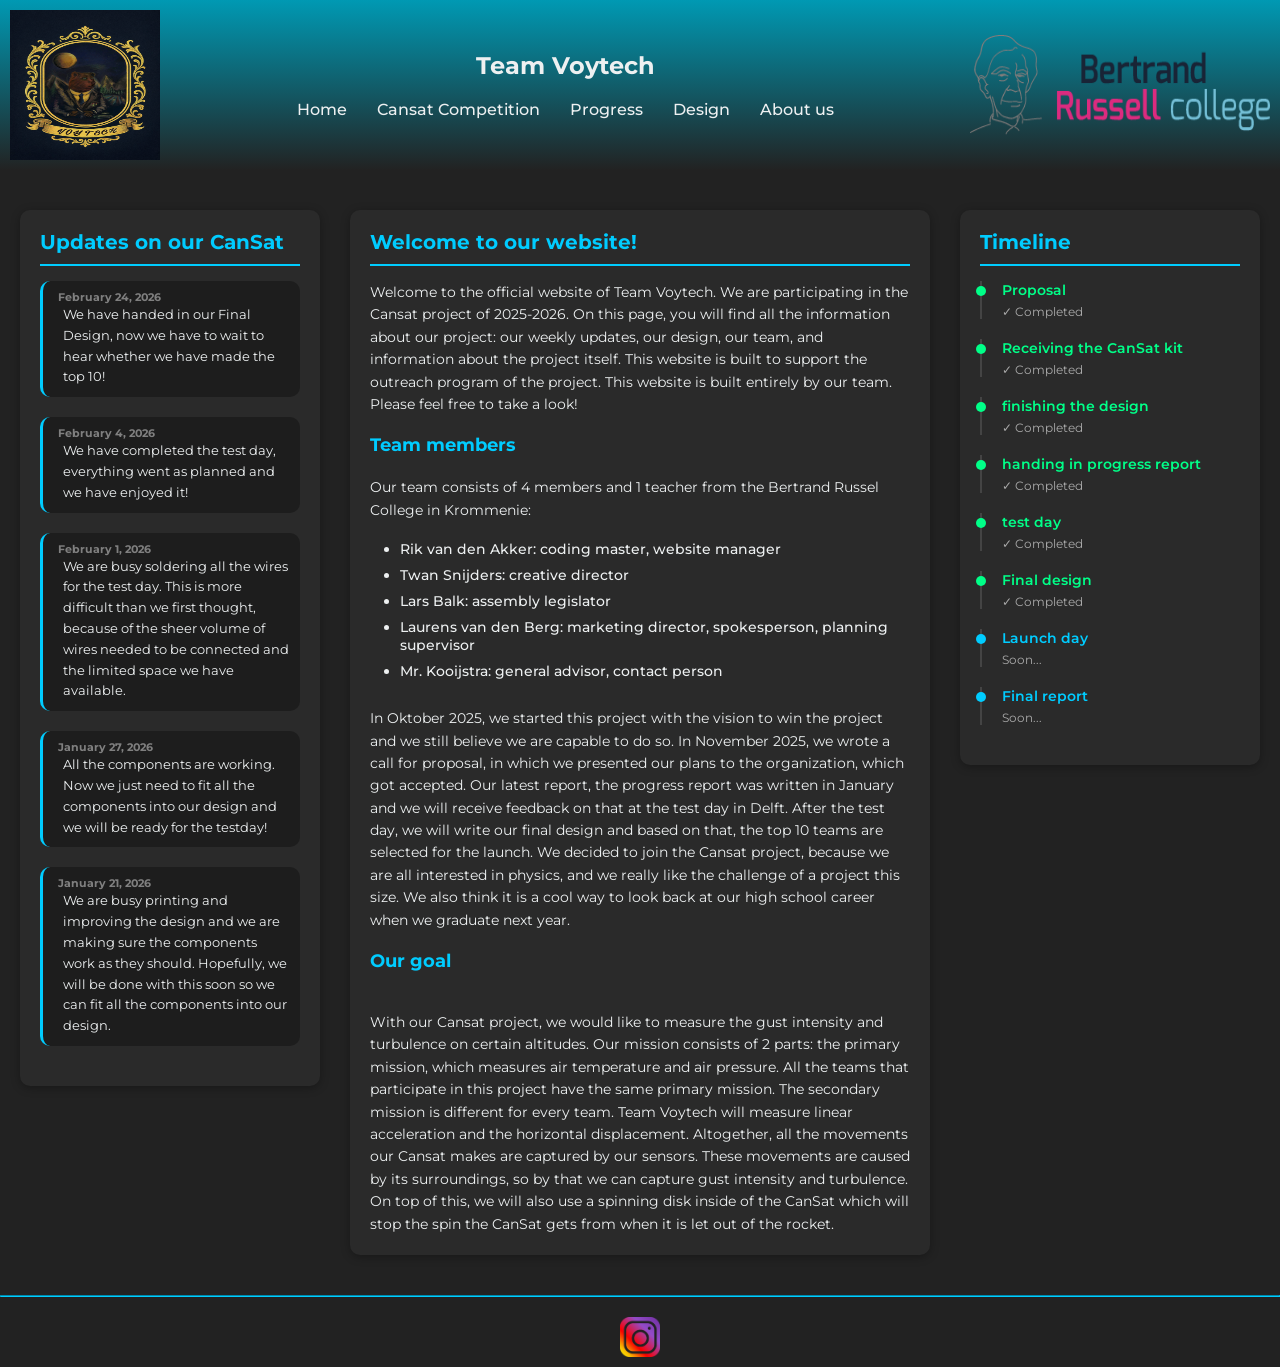
<file: index.html>
<!DOCTYPE html>

<head>
    <title>Team Voytech</title>
    <meta charset="UTF-8">
    <meta name="viewport" content="width=device-width, initial-scale=1.0">
    <link rel="icon" type="image/x-icon" href="VoyTechLogo.png">
    <link rel="stylesheet" href="styles.css">

</head>

<body>
    <header>

        <img class="logo1" src="VoyTechLogo.png" alt="logo" style="width:150px;height:150px;">

        <nav>
            <h1 class="naam">Team Voytech</h1>
            <ul class="nav__links">

                <li class="NavBarLi"><a class="NavBarA active" href="index.html">Home</a></li>
                <li class="NavBarLi"><a class="NavBarA" href="CansatCompetition.html">Cansat Competition</a></li>
                <li class="NavBarLi"><a class="NavBarA" href="OurProgress.html">Progress</a></li>
                <li class="NavBarLi"><a class="NavBarA" href="Design.html">Design</a></li>
                <li class="NavBarLi"><a class="NavBarA" href="AboutUs.html">About us</a></li>
            </ul>
        </nav>
        <img class="logo2" src="bertrand.png" alt="logo" style="width:300px;height: 100px;">

    </header>

    </div>
    <div class="page-container">
        <aside class="sidebar_left">
            <div class="box">
                <h2>Updates on our CanSat</h2>
                <div class="update-box">
                    <h6>February 24, 2026<h6>
                            <p>We have handed in our Final Design, now we have to wait to hear whether we have made the top 10!</p>
                </div>
                <div class="update-box">
                    <h6>February 4, 2026<h6>
                            <p>We have completed the test day, everything went as planned and we have enjoyed it!</p>
                </div>
                <div class="update-box">
                    <h6>February 1, 2026<h6>
                            <p>We are busy soldering all the wires for the test day. This is more difficult than we first thought, because of the sheer volume of wires needed to be connected and the limited space we have available.</p>
                </div>
                <div class="update-box">
                    <h6>January 27, 2026<h6>
                            <p>All the components are working. Now we just need to fit all the components into our design and we will be ready for the testday! </p>
                </div>
                <div class="update-box">
                    <h6>January 21, 2026<h6>
                            <p>We are busy printing and improving the design and we are making sure the components work as they should. Hopefully, we will be done with this soon so we can fit all the components into our design.</p>
                </div>
            </div>
        </aside>
        <main class="main-box">
            <div class="box">
                <h2>Welcome to our website!</h2>
  <p> Welcome to the official website of Team Voytech. We are participating in the Cansat project of 2025-2026. On this
      page, you will find all the information about our project: our weekly updates, our design, our team, and
      information about the project itself. This website is built to support the outreach program of the project. This
      website is built entirely by our team. Please feel free to take a look! </p>
  <br>
  <h3>Team members</h3>
  <p>Our team consists of 4 members and 1 teacher from the Bertrand Russel College in Krommenie: </p>
  <br>
  <ul class="list">
      <li>Rik van den Akker: coding master, website manager</li>
      <li>Twan Snijders: creative director</li>
      <li>Lars Balk: assembly legislator</li>
      <li>Laurens van den Berg: marketing director, spokesperson, planning supervisor</li>
      <li>Mr. Kooijstra: general advisor, contact person</li>
  </ul>
  <br>
  <p>In Oktober 2025, we started this project with the vision to win the project and we still believe we are capable to
      do so. In November 2025, we wrote a call for proposal, in which we presented our plans to the organization, which
      got accepted. Our latest report, the progress report was written in January and we will receive feedback on that
      at the test day in Delft. After the test day, we will write our final design and based on that, the top 10 teams
      are selected for the launch.
      We decided to join the Cansat project, because we are all interested in physics, and we really like the challenge
      of a project this size. We also think it is a cool way to look back at our high school career when we graduate
      next year.
  </p>
  <br>
  <h3>Our goal</h3>
  <br>
  <p>With our Cansat project, we would like to measure the gust intensity and turbulence on certain altitudes. Our
      mission consists of 2 parts: the primary mission, which measures air temperature and air pressure. All the teams
      that participate in this project have the same primary mission. The secondary mission is different for every team.
      Team Voytech will measure linear acceleration and the horizontal displacement. Altogether, all the movements our
      Cansat makes are captured by our sensors. These movements are caused by its surroundings, so by that we can
      capture gust intensity and turbulence. On top of this, we will also use a spinning disk inside of the CanSat which
      will stop the spin the CanSat gets from when it is let out of the rocket.</p>
            </div>
        </main>
        <aside class="sidebar_right">
            <div class="box">
                <h2>Timeline</h2>
                <div class="tl-complete">
                    <div class="tl-phase"> Proposal</div>
                    <div class="tl-status">✓ Completed</div>
                </div>
                <div class="tl-complete">
                    <div class="tl-phase"> Receiving the CanSat kit</div>
                    <div class="tl-status">✓ Completed</div>
                </div>
                <div class="tl-complete">
                    <div class="tl-phase"> finishing the design</div>
                    <div class="tl-status">✓ Completed</div>
                </div>
                <div class="tl-complete">
                    <div class="tl-phase"> handing in progress report</div>
                    <div class="tl-status">✓ Completed</div>
                </div>
                <div class="tl-complete">
                    <div class="tl-phase"> test day</div>
                    <div class="tl-status">✓ Completed</div>
                </div>
                <div class="tl-complete">
                    <div class="tl-phase"> Final design</div>
                    <div class="tl-status">✓ Completed</div>
                </div>
                <div class="tl-progress">
                    <div class="tl-phase"> Launch day</div>
                    <div class="tl-status">Soon...</div>
                </div>
                <div class="tl-progress">
                    <div class="tl-phase"> Final report</div>
                    <div class="tl-status">Soon...</div>
                </div>

            </div>

        </aside>

    </div>

    <hr class="hr">
    

    <footer>
        
        <a href="https://www.instagram.com/VoyTech.Cansat" target="_blank">
            <img src="InstagramLogo.png" alt="Instagram" class="instagram_logo">
        </a>
    </footer>

</body>


</html>
</file>
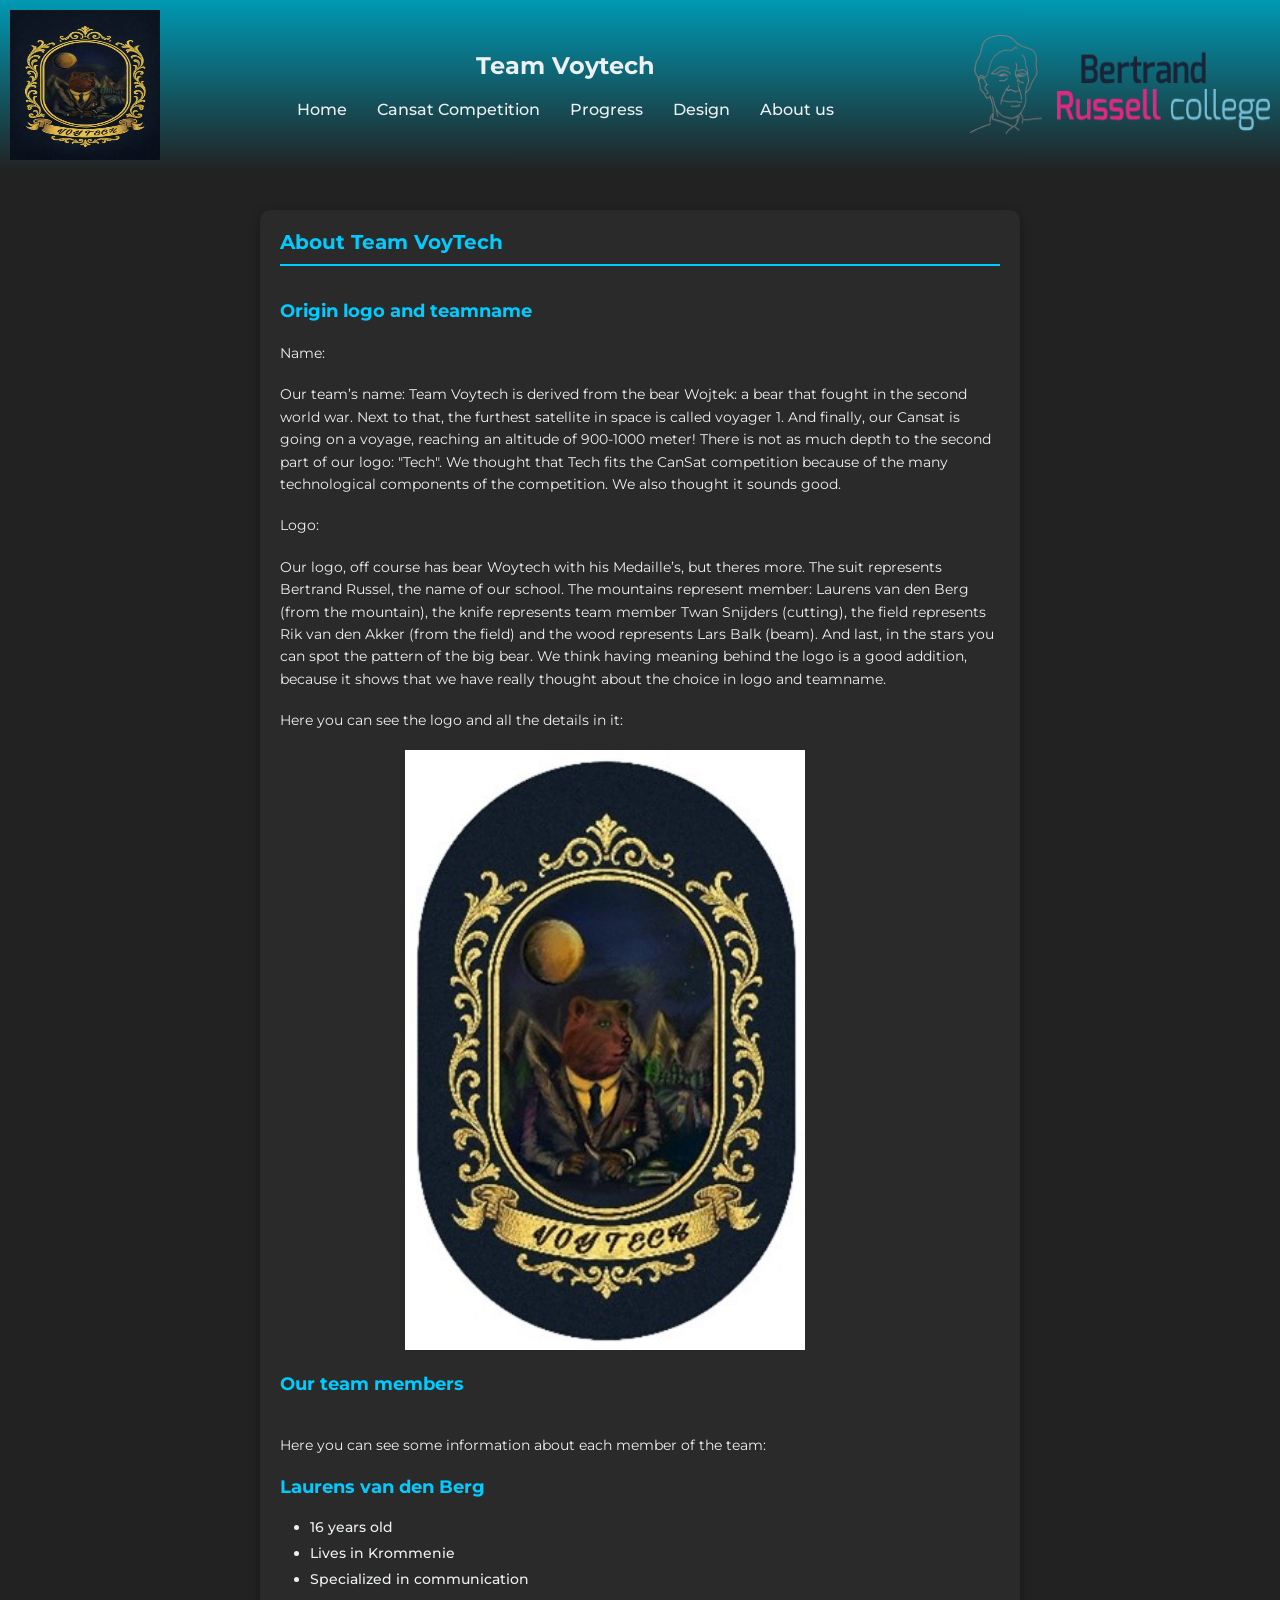
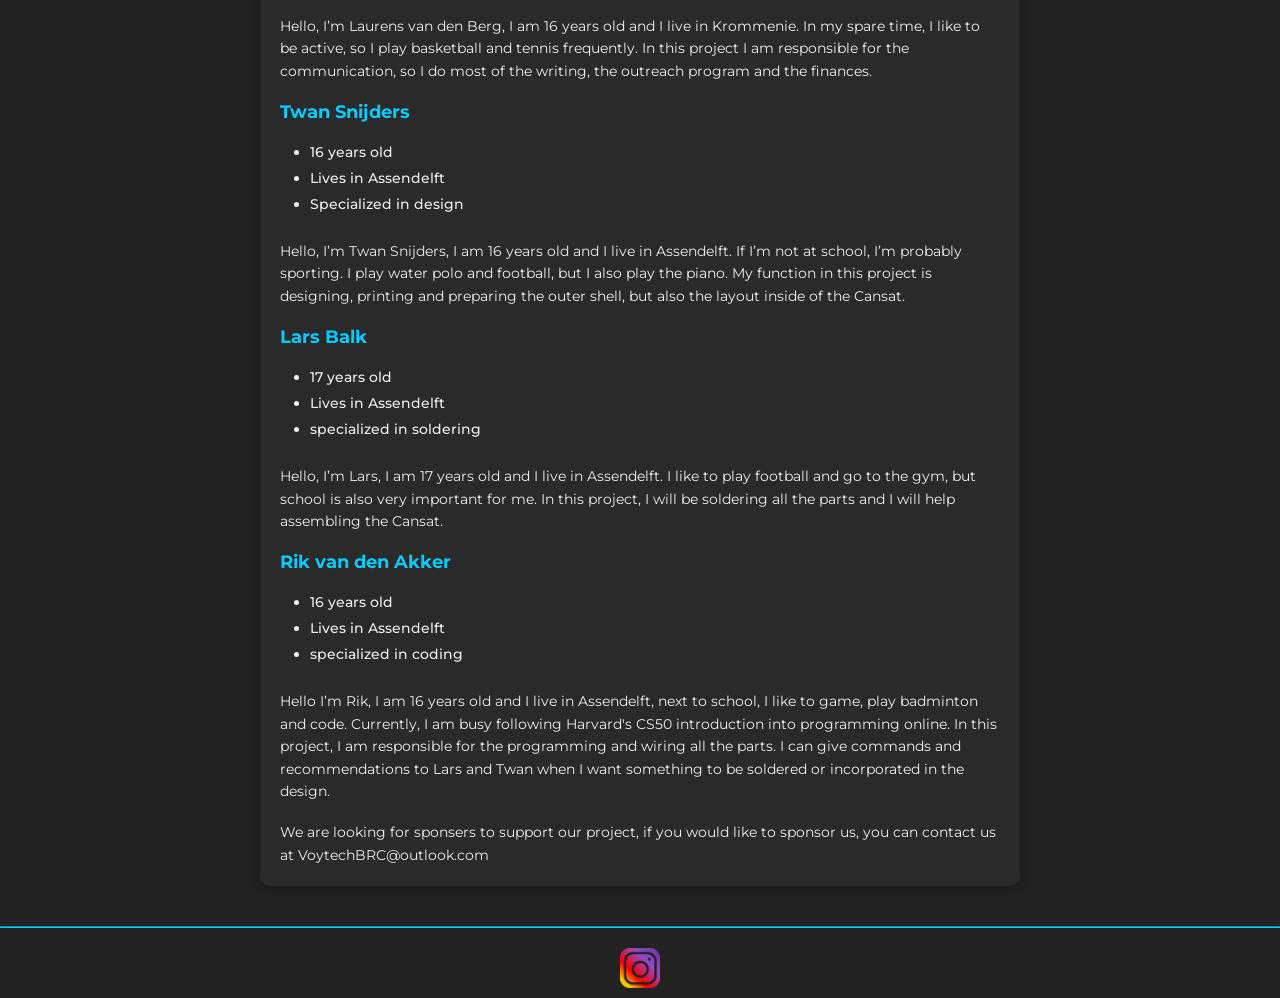
<file: AboutUs.html>
<!DOCTYPE html>
<html lang="en">

<head>
    <meta charset="UTF-8">
    <meta name="viewport" content="width=device-width, initial-scale=1.0">
    <link rel="icon" type="image/x-icon" href="VoyTechLogo.png">
    <link rel="stylesheet" href="styles.css">
    <title>About us</title>
</head>

<body>
    <header>

        <img class="logo1" src="VoyTechLogo.png" alt="logo" style="width:150px;height:150px;">

        <nav>
            <h1 class="naam">Team Voytech</h1>
            <ul class="nav__links">

                <li class="NavBarLi"><a class="NavBarA active" href="index.html">Home</a></li>
                <li class="NavBarLi"><a class="NavBarA" href="CansatCompetition.html">Cansat Competition</a></li>
                <li class="NavBarLi"><a class="NavBarA" href="OurProgress.html">Progress</a></li>
                <li class="NavBarLi"><a class="NavBarA" href="Design.html">Design</a></li>
                <li class="NavBarLi"><a class="NavBarA" href="AboutUs.html">About us</a></li>
            </ul>
        </nav>
        <img class="logo2" src="bertrand.png" alt="logo" style="width:300px;height: 100px;">
    </header>

    <div>

        <main class="main-box-full">
            <div class="box">
                <h2>About Team VoyTech</h2>
                <br>
                <h3>Origin logo and teamname</h3>
                <p>Name:</p>
                <br>
                <p> Our team’s name: Team Voytech is derived from the bear Wojtek: a bear that fought in the second world war. Next to that, the furthest satellite in space is called voyager 1. And finally, our Cansat is going on a voyage, reaching an altitude of 900-1000 meter! There is not as much depth to the second part of our logo: "Tech". We thought that Tech fits the CanSat competition because of the many technological components of the competition. We also thought it sounds good.</p>
                <br>
                <p>Logo:</p>
                <br>
                <p>Our logo, off course has bear Woytech with his Medaille’s, but theres more. The suit represents Bertrand Russel, the name of our school. The mountains represent member: Laurens van den Berg (from the mountain), the knife represents team member Twan Snijders (cutting), the field represents Rik van den Akker (from the field) and the wood represents Lars Balk (beam). And last, in the stars you can spot the pattern of the big bear. We think having meaning behind the logo is a good addition, because it shows that we have really thought about the choice in logo and teamname.</p>
                <br>
                <p>Here you can see the logo and all the details in it:</p>
                <br>
                <img src="logoo.jpg" style="width:400px;height:600px;margin-left:125px">
                <br>
                <br>
                <h3>Our team members</h3>
                <br>
                <p>Here you can see some information about each member of the team:</p>
                <br>
                <h3>Laurens van den Berg</h3>
                <ul class="list">
                    <li>16 years old</li>
                    <li>Lives in Krommenie</li>
                    <li>Specialized in communication</li>
                </ul>
                <br>
                <p>Hello, I’m Laurens van den Berg, I am 16 years old and I live in Krommenie. In my spare time, I like to be active, so I play basketball and tennis frequently. In this project I am responsible for the communication, so I do most of the writing, the outreach program and the finances. </p>
                
                <br>
                <h3>Twan Snijders</h3>
                <ul class="list">
                    <li>16 years old</li>
                    <li>Lives in Assendelft</li>
                    <li>Specialized in design</li>
                </ul>
                <br>
                <p>Hello, I’m Twan Snijders, I am 16 years old and I live in Assendelft. If I’m not at school, I’m probably sporting. I play water polo and football, but I also play the piano. My function in this project is designing, printing and preparing the outer shell, but also the layout inside of the Cansat. </p>
                
                <br>
                <h3>Lars Balk</h3>
                <ul class="list">
                    <li>17 years old</li>
                    <li>Lives in Assendelft</li>
                    <li>specialized in soldering</li>
                </ul>
                <br>
                <p>Hello, I’m Lars, I am 17 years old and I live in Assendelft. I like to play football and go to the gym, but school is also very important for me. In this project, I will be soldering all the parts and I will help assembling the Cansat.</p>
                
                <br>
                <h3>Rik van den Akker</h3>
                <ul class="list">
                    <li>16 years old</li>
                    <li>Lives in Assendelft</li>
                    <li>specialized in coding</li>
                </ul>
                <br>
                <p>Hello I’m Rik, I am 16 years old and I live in Assendelft, next to school, I like to game, play badminton and code. Currently, I am busy following Harvard's CS50 introduction into programming online. In this project, I am responsible for the programming and wiring all the parts. I can give commands and recommendations to Lars and Twan when I want something to be soldered or incorporated in the design. </p>
                
                <br>
                <p>We are looking for sponsers to support our project, if you would like to sponsor us, you can contact us at VoytechBRC@outlook.com</p>

                
            </div>

        </main>
    </div>
<hr class="hr">


<footer>
    
    <a href="https://www.instagram.com/VoyTech.Cansat" target="_blank">
        <img src="InstagramLogo.png" alt="Instagram" class="instagram_logo">
    </a>
    
</footer>

</body>

</html>
</file>
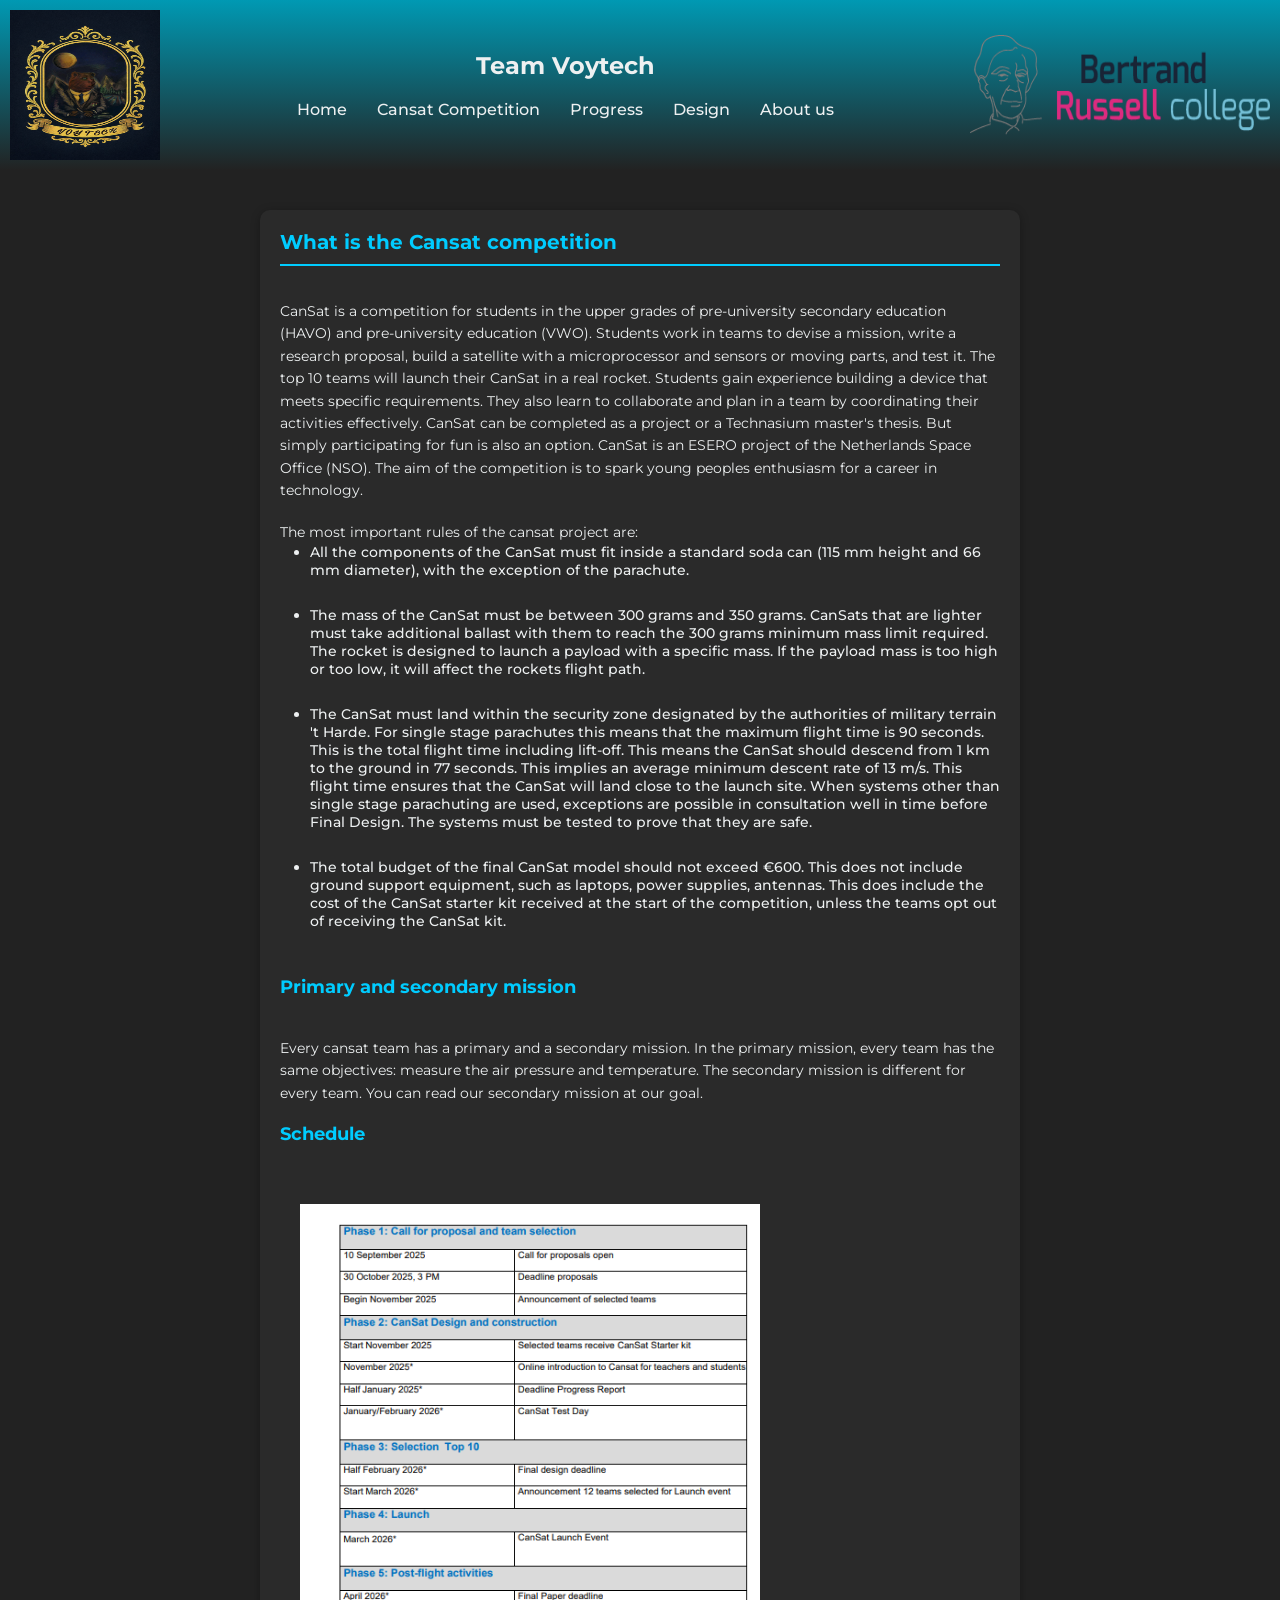
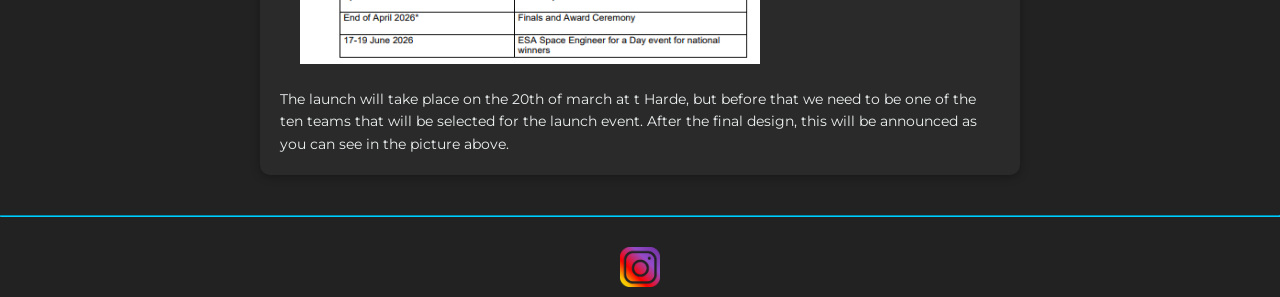
<file: CansatCompetition.html>
<!DOCTYPE html>
<html lang="en">

<head>
    <meta charset="UTF-8">
    <meta name="viewport" content="width=device-width, initial-scale=1.0">
    <link rel="icon" type="image/x-icon" href="VoyTechLogo.png">
    <link rel="stylesheet" href="styles.css">
    <title>Cansat Competition</title>
</head>

<body>
    <header>

        <img class="logo1" src="VoyTechLogo.png" alt="logo" style="width:150px;height:150px;">

        <nav>
            <h1 class="naam">Team Voytech</h1>
            <ul class="nav__links">

                <li class="NavBarLi"><a class="NavBarA active" href="index.html">Home</a></li>
                <li class="NavBarLi"><a class="NavBarA" href="CansatCompetition.html">Cansat Competition</a></li>
                <li class="NavBarLi"><a class="NavBarA" href="OurProgress.html">Progress</a></li>
                <li class="NavBarLi"><a class="NavBarA" href="Design.html">Design</a></li>
                <li class="NavBarLi"><a class="NavBarA" href="AboutUs.html">About us</a></li>
            </ul>
        </nav>
        <img class="logo2" src="bertrand.png" alt="logo" style="width:300px;height: 100px;">
    </header>

    <div>

        <main class="main-box-full">
            <div class="box">
                <h2>What is the Cansat competition</h2>
                <br>
                <p>CanSat is a competition for students in the upper grades of pre-university secondary education (HAVO) and pre-university education (VWO). Students work in teams to devise a mission, write a research proposal, build a satellite with a microprocessor and sensors or moving parts, and test it. The top 10 teams will launch their CanSat in a real rocket.
Students gain experience building a device that meets specific requirements. They also learn to collaborate and plan in a team by coordinating their activities effectively.
CanSat can be completed as a project or a Technasium master's thesis. But simply participating for fun is also an option.
CanSat is an ESERO project of the Netherlands Space Office (NSO). The aim of the competition is to spark young peoples enthusiasm for a career in technology. 
</p>
<br>
<p>The most important rules of the cansat project are: </p>
<ul class="list">
    <li>All the components of the CanSat must fit inside a standard soda can (115 mm height and 66 mm diameter), with
        the exception of the parachute. </li>
    <br>
    <li>The mass of the CanSat must be between 300 grams and 350 grams. CanSats that are lighter must take additional
        ballast with them to reach the 300 grams minimum mass limit required. The rocket is designed to launch a payload
        with a specific mass. If the payload mass is too high or too low, it will affect the rockets flight path.</li>
    <br>
    <li>The CanSat must land within the security zone designated by the authorities of military terrain 't Harde. For
        single stage parachutes this means that the maximum flight time is 90 seconds. This is the total flight time
        including lift-off. This means the CanSat should descend from 1 km to the ground in 77 seconds. This implies an
        average minimum descent rate of 13 m/s. This flight time ensures that the CanSat will land close to the launch
        site. When systems other than single stage parachuting are used, exceptions are possible in consultation well in
        time before Final Design. The systems must be tested to prove that they are safe.</li>
    <br>
    <li>The total budget of the final CanSat model should not exceed €600. This does not include ground support
        equipment, such as laptops, power supplies, antennas. This does include the cost of the CanSat starter kit
        received at the start of the competition, unless the teams opt out of receiving the CanSat kit.</li>
    <br>

</ul>
<br>
<h3>Primary and secondary mission</h3>
<br>
<p>Every cansat team has a primary and a secondary mission. In the primary mission, every team has the same objectives:
    measure the air pressure and temperature.
    The secondary mission is different for every team. You can read our secondary mission at our goal.
</p>
<br>
<h3>Schedule</h3>
<br>
<img class="pictures" src="schedule.png" alt="logo" style="width:500px;height: 500px;">
<br>
<p>The launch will take place on the 20th of march at t Harde, but before that we need to be one of the ten teams that
    will be selected for the launch event. After the final design, this will be announced as you can see in the picture above.</p>
</main>

        
    

    <hr class="hr">
    

    <footer>
        <ul class="footer_ul">

            
        <a href="https://www.instagram.com/VoyTech.Cansat" target="_blank">
            <img src="InstagramLogo.png" alt="Instagram" class="instagram_logo">
        </a>
    </footer>

</body>

</html>
</file>
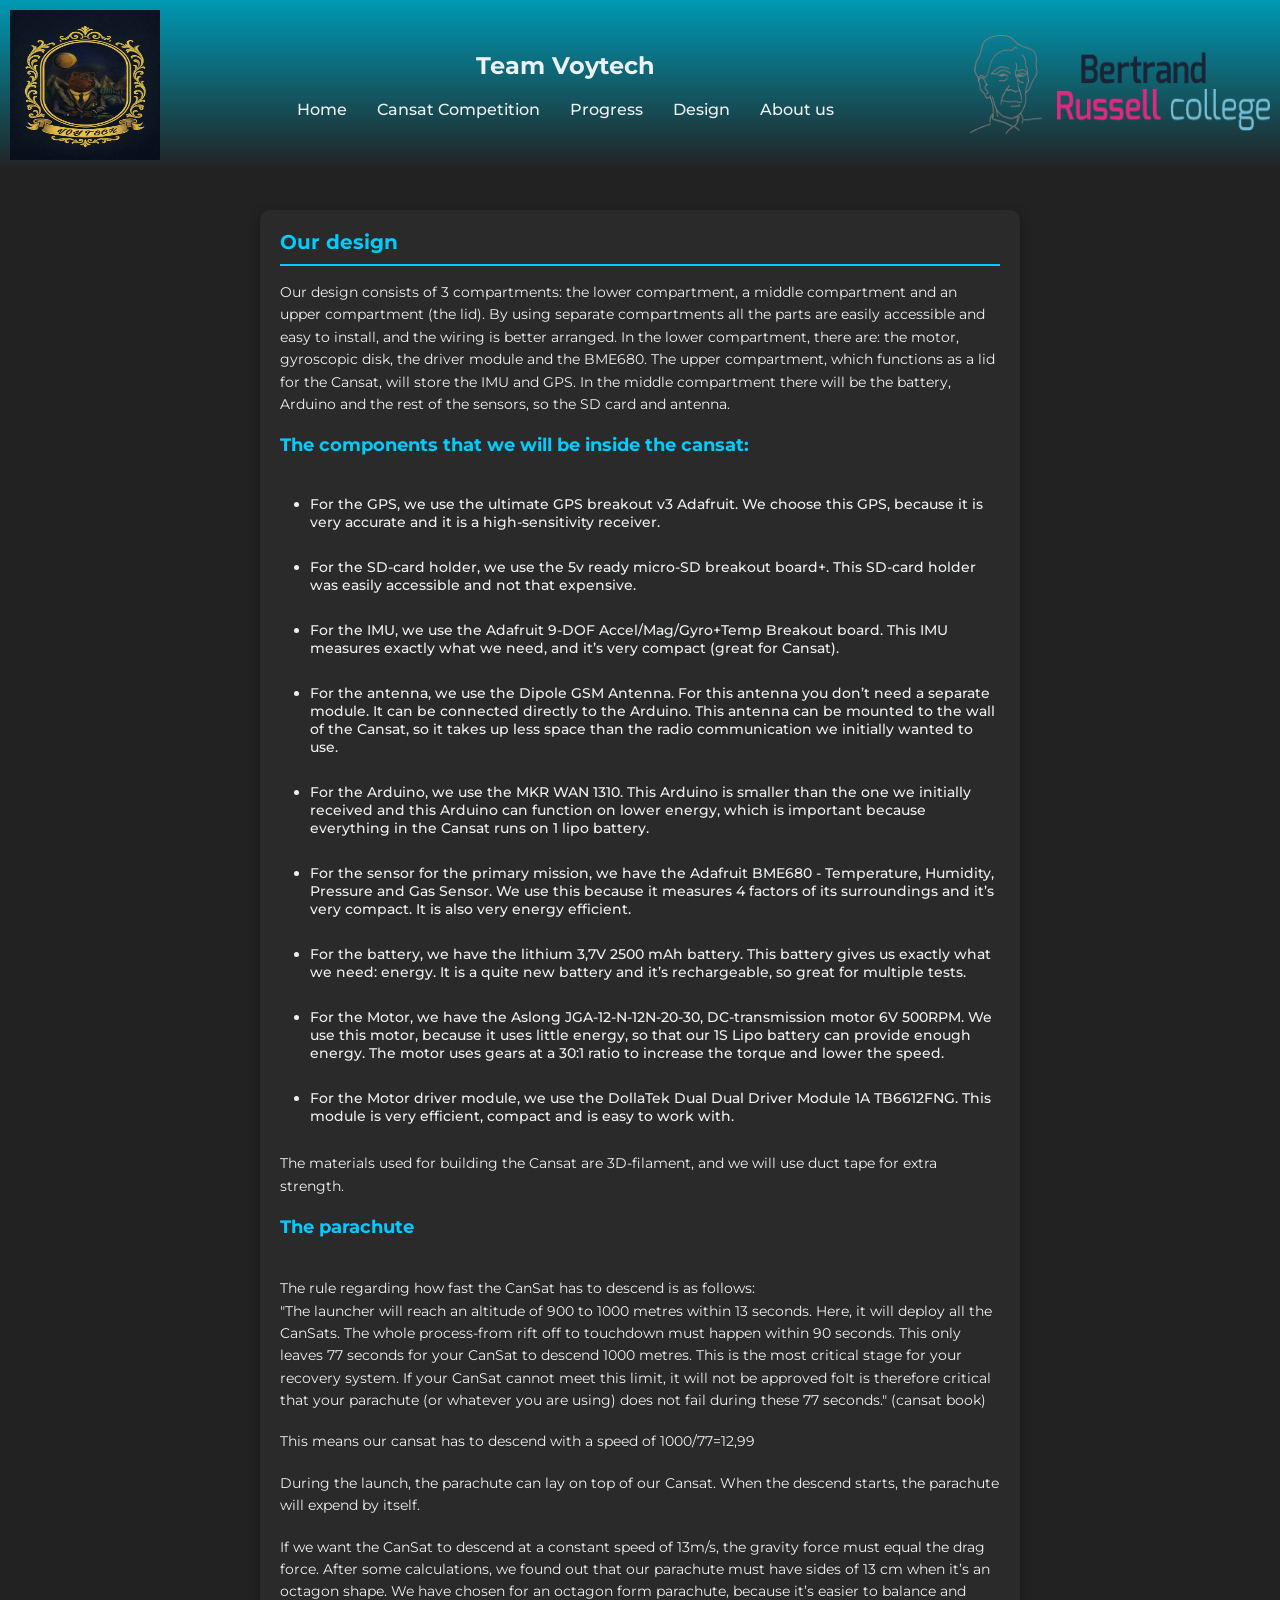
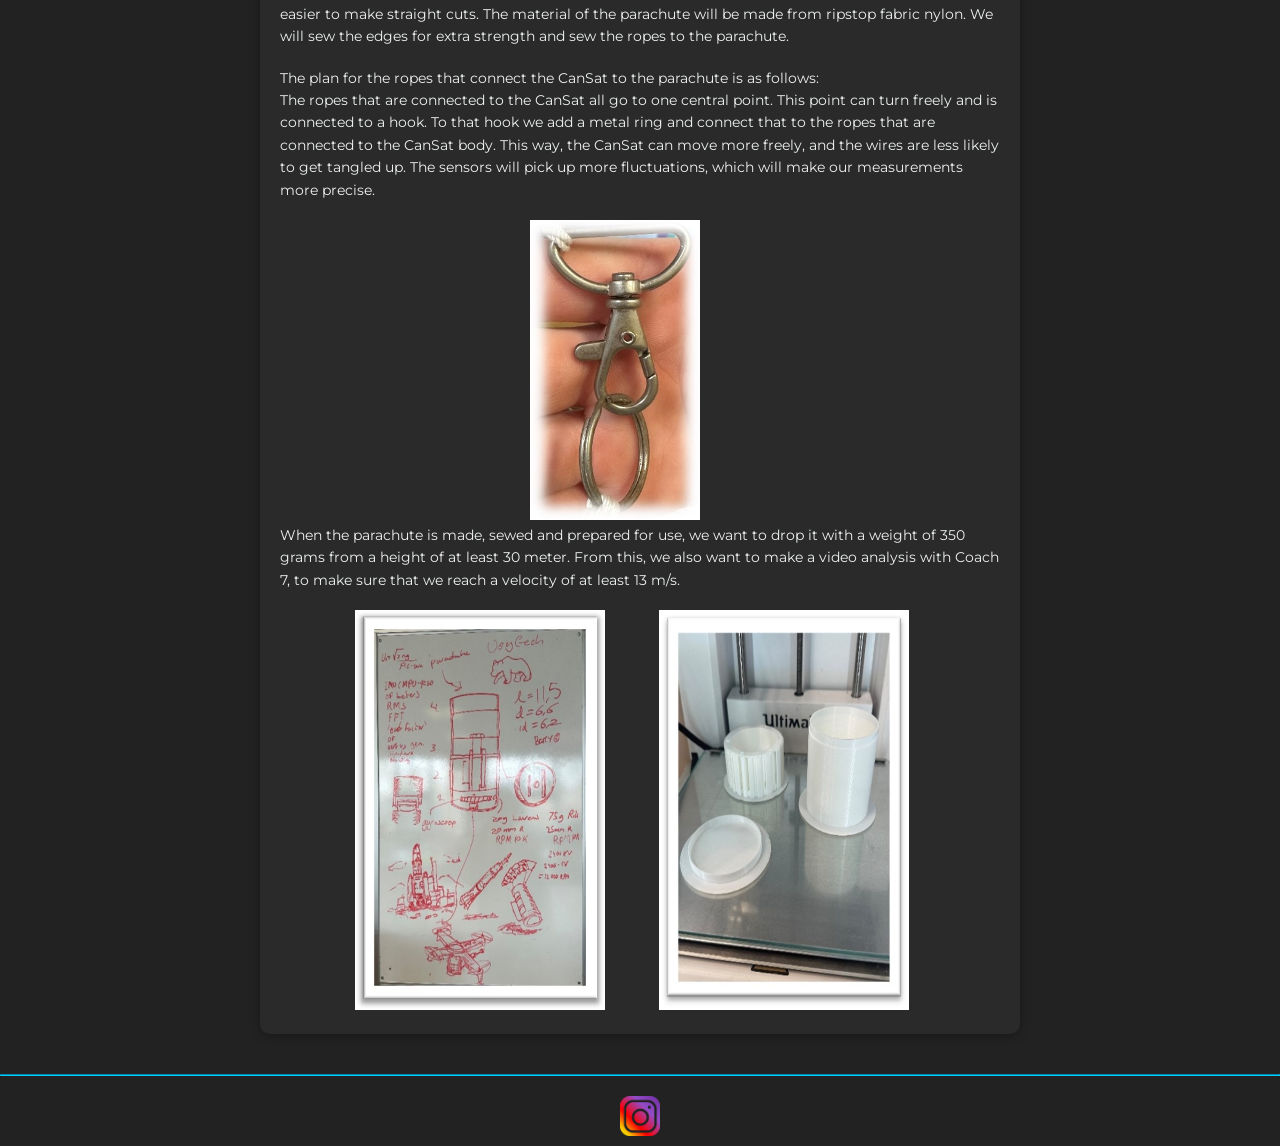
<file: Design.html>
<!DOCTYPE html>
<html lang="en">

<head>
    <meta charset="UTF-8">
    <meta name="viewport" content="width=device-width, initial-scale=1.0">
    <link rel="icon" type="image/x-icon" href="VoyTechLogo.png">
    <link rel="stylesheet" href="styles.css">
    <title>Design</title>
</head>

<body>
    <header>

        <img class="logo1" src="VoyTechLogo.png" alt="logo" style="width:150px;height:150px;">

        <nav>
            <h1 class="naam">Team Voytech</h1>
            <ul class="nav__links">

                <li class="NavBarLi"><a class="NavBarA active" href="index.html">Home</a></li>
                <li class="NavBarLi"><a class="NavBarA" href="CansatCompetition.html">Cansat Competition</a></li>
                <li class="NavBarLi"><a class="NavBarA" href="OurProgress.html">Progress</a></li>
                <li class="NavBarLi"><a class="NavBarA" href="Design.html">Design</a></li>
                <li class="NavBarLi"><a class="NavBarA" href="AboutUs.html">About us</a></li>
            </ul>
        </nav>
        <img class="logo2" src="bertrand.png" alt="logo" style="width:300px;height: 100px;">

    </header>
    <div>

        <main class="main-box-full">
            <div class="box">
                <h2>Our design</h2>
                <p> Our design consists of 3 compartments: the lower compartment, a middle compartment and an upper
                    compartment (the lid). By using separate compartments all the parts are easily accessible and easy
                    to install, and the wiring is better arranged. In the lower compartment, there are: the motor,
                    gyroscopic disk, the driver module and the BME680. The upper compartment, which functions as a lid
                    for the Cansat, will store the IMU and GPS. In the middle compartment there will be the battery,
                    Arduino and the rest of the sensors, so the SD card and antenna. </p>
                <br>
                <h3>The components that we will be inside the cansat:</h3>
                <ul class="list">
                    <br>
                    <li>For the GPS, we use the ultimate GPS breakout v3 Adafruit. We choose this GPS, because it is
                        very accurate and it is a high-sensitivity receiver. </li>
                    <br>
                    <li>For the SD-card holder, we use the 5v ready micro-SD breakout board+. This SD-card holder was
                        easily accessible and not that expensive. </li>
                    <br>
                    <li>For the IMU, we use the Adafruit 9-DOF Accel/Mag/Gyro+Temp Breakout board. This IMU measures
                        exactly what we need, and it’s very compact (great for Cansat). </li>
                    <br>
                    <li>For the antenna, we use the Dipole GSM Antenna. For this antenna you don’t need a separate
                        module. It can be connected directly to the Arduino. This antenna can be mounted to the wall of
                        the Cansat, so it takes up less space than the radio communication we initially wanted to use.
                    </li>
                    <br>
                    <li>For the Arduino, we use the MKR WAN 1310. This Arduino is smaller than the one we initially
                        received and this Arduino can function on lower energy, which is important because everything in
                        the Cansat runs on 1 lipo battery. </li>
                    <br>
                    <li>For the sensor for the primary mission, we have the Adafruit BME680 - Temperature, Humidity,
                        Pressure and Gas Sensor. We use this because it measures 4 factors of its surroundings and it’s
                        very compact. It is also very energy efficient. </li>
                    <br>
                    <li>For the battery, we have the lithium 3,7V 2500 mAh battery. This battery gives us exactly what
                        we need: energy. It is a quite new battery and it’s rechargeable, so great for multiple tests.
                    </li>
                    <br>
                    <li>For the Motor, we have the Aslong JGA-12-N-12N-20-30, DC-transmission motor 6V 500RPM. We use
                        this motor, because it uses little energy, so that our 1S Lipo battery can provide enough
                        energy. The motor uses gears at a 30:1 ratio to increase the torque and lower the speed.</li>
                    <br>
                    <li>For the Motor driver module, we use the DollaTek Dual Dual Driver Module 1A TB6612FNG. This
                        module is very efficient, compact and is easy to work with. </li>
                </ul>
                <br>
                <p>The materials used for building the Cansat are 3D-filament, and we will use duct tape for extra
                    strength. </p>
                <br>
                <h3>The parachute</h3>
                <br>
                <p>The rule regarding how fast the CanSat has to descend is as follows: <br> "The launcher will reach an
                    altitude of 900 to 1000 metres within 13 seconds. Here, it will deploy all the CanSats. The whole
                    process-from rift off to touchdown must happen within 90 seconds. This only leaves 77 seconds for
                    your CanSat to descend 1000 metres. This is the most critical stage for your recovery system. If
                    your CanSat cannot meet this limit, it will not be approved foIt is therefore critical that your
                    parachute (or whatever you are using) does not fail during these 77 seconds." (cansat book)</p>
                <br>
                <p>This means our cansat has to descend with a speed of 1000/77=12,99</p>
                <br>
                <p>During the launch, the parachute can lay on top of our Cansat. When the descend starts, the parachute
                    will expend by itself. </p>
                <br>
                <p>If we want the CanSat to descend at a constant speed of 13m/s, the gravity force must equal the drag
                    force. After some calculations, we found out that our parachute must have sides of 13 cm when it’s
                    an octagon shape. We have chosen for an octagon form parachute, because it’s easier to balance and
                    easier to make straight cuts.
                    The material of the parachute will be made from ripstop fabric nylon. We will sew the edges for
                    extra strength and sew the ropes to the parachute.
                </p>
                <br>
                <p>The plan for the ropes that connect the CanSat to the parachute is as follows: <br>
                    The ropes that are connected to the CanSat all go to one central point. This point can turn freely
                    and is connected to a hook. To that hook we add a metal ring and connect that to the ropes that are
                    connected to the CanSat body.
                    This way, the CanSat can move more freely, and the wires are less likely to get tangled up. The
                    sensors will pick up more fluctuations, which will make our measurements more precise.
                </p>
                <br>
                <img src="parachute.jpg" style="width:170px;height:300px;margin-left:250px">
                <br>
                <p>When the parachute is made, sewed and prepared for use, we want to drop it with a weight of 350 grams
                    from a height of at least 30 meter. From this, we also want to make a video analysis with Coach 7,
                    to make sure that we reach a velocity of at least 13 m/s.</p>
                <br>
                <img src="design1.jpg" style="width:250px;height:400px;margin-left:75px">

                <img src="design2.jpg" style="width:250px;height:400px;margin-left:50px">

            </div>

        </main>
    </div>
    <hr class="hr">

    <footer>

        <a href="https://www.instagram.com/VoyTech.Cansat" target="_blank">
            <img src="InstagramLogo.png" alt="Instagram" class="instagram_logo">
        </a>
    </footer>

</body>

</html>
</file>
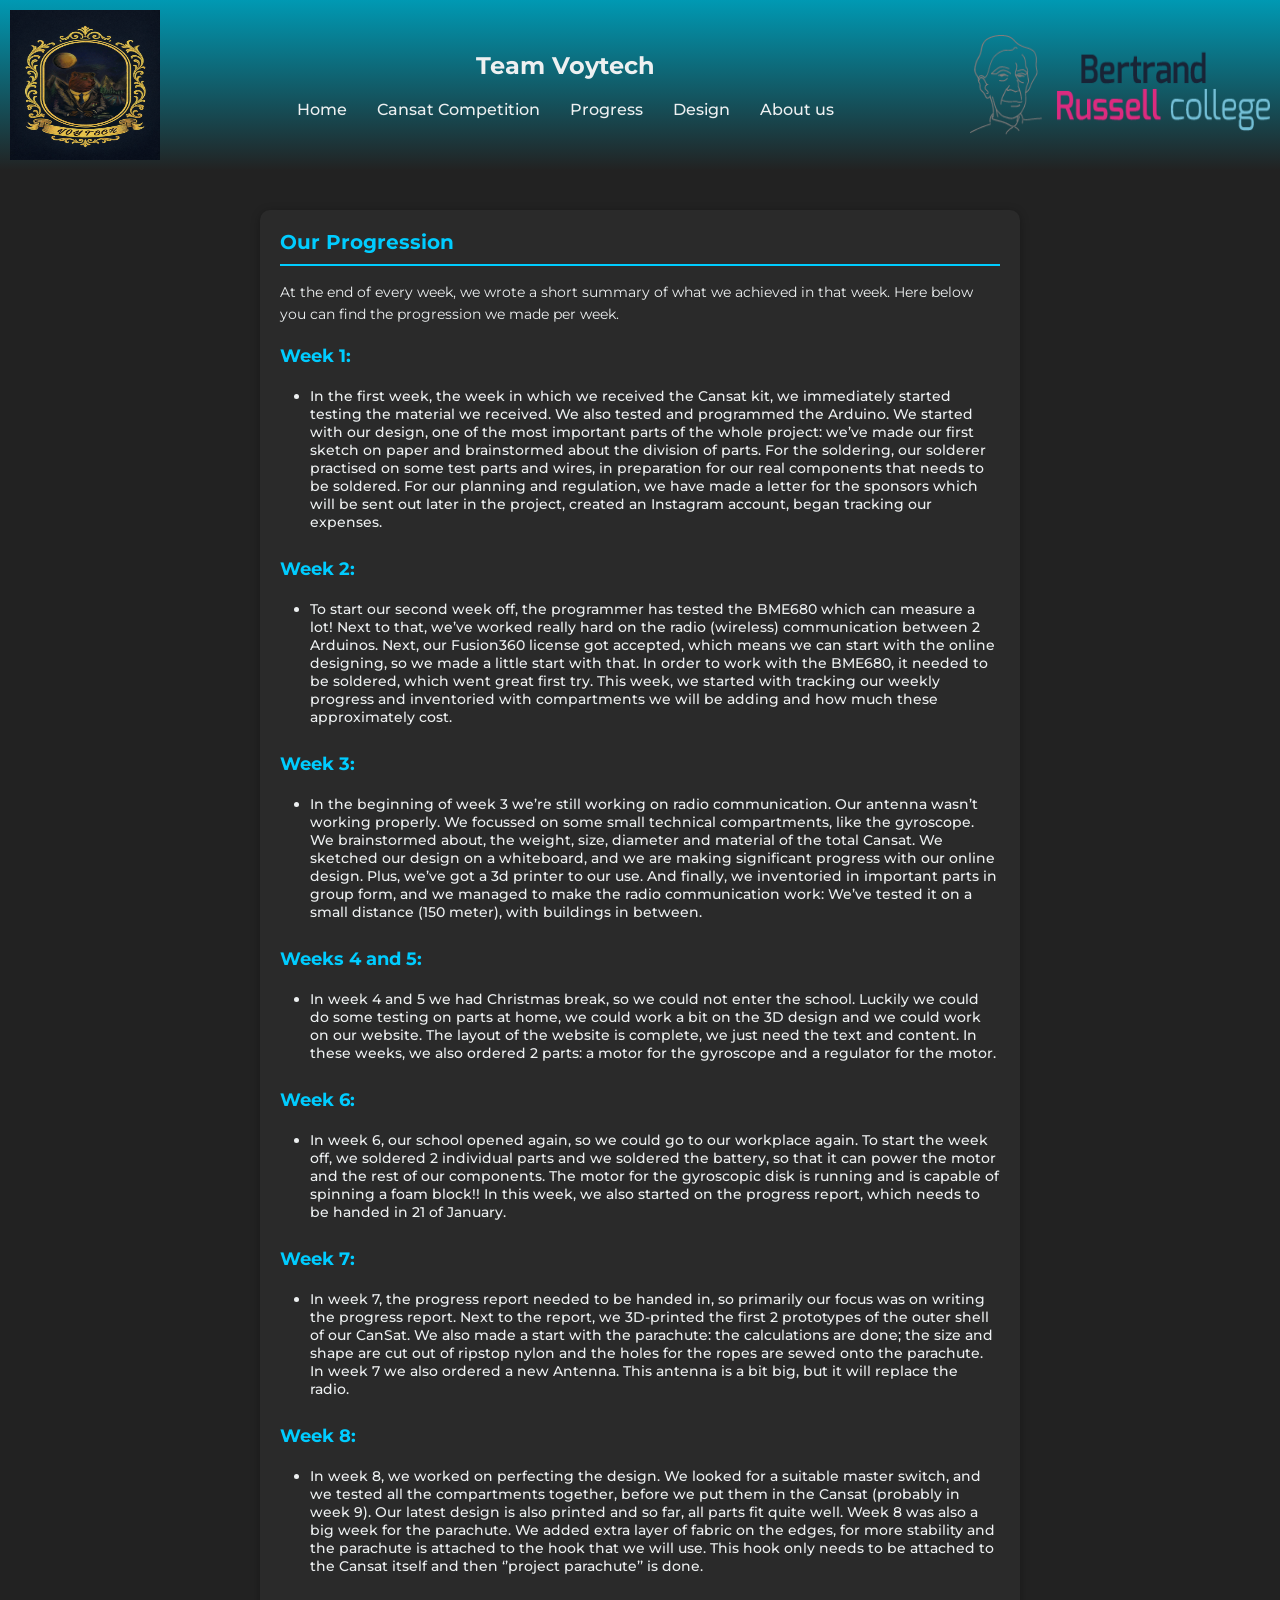
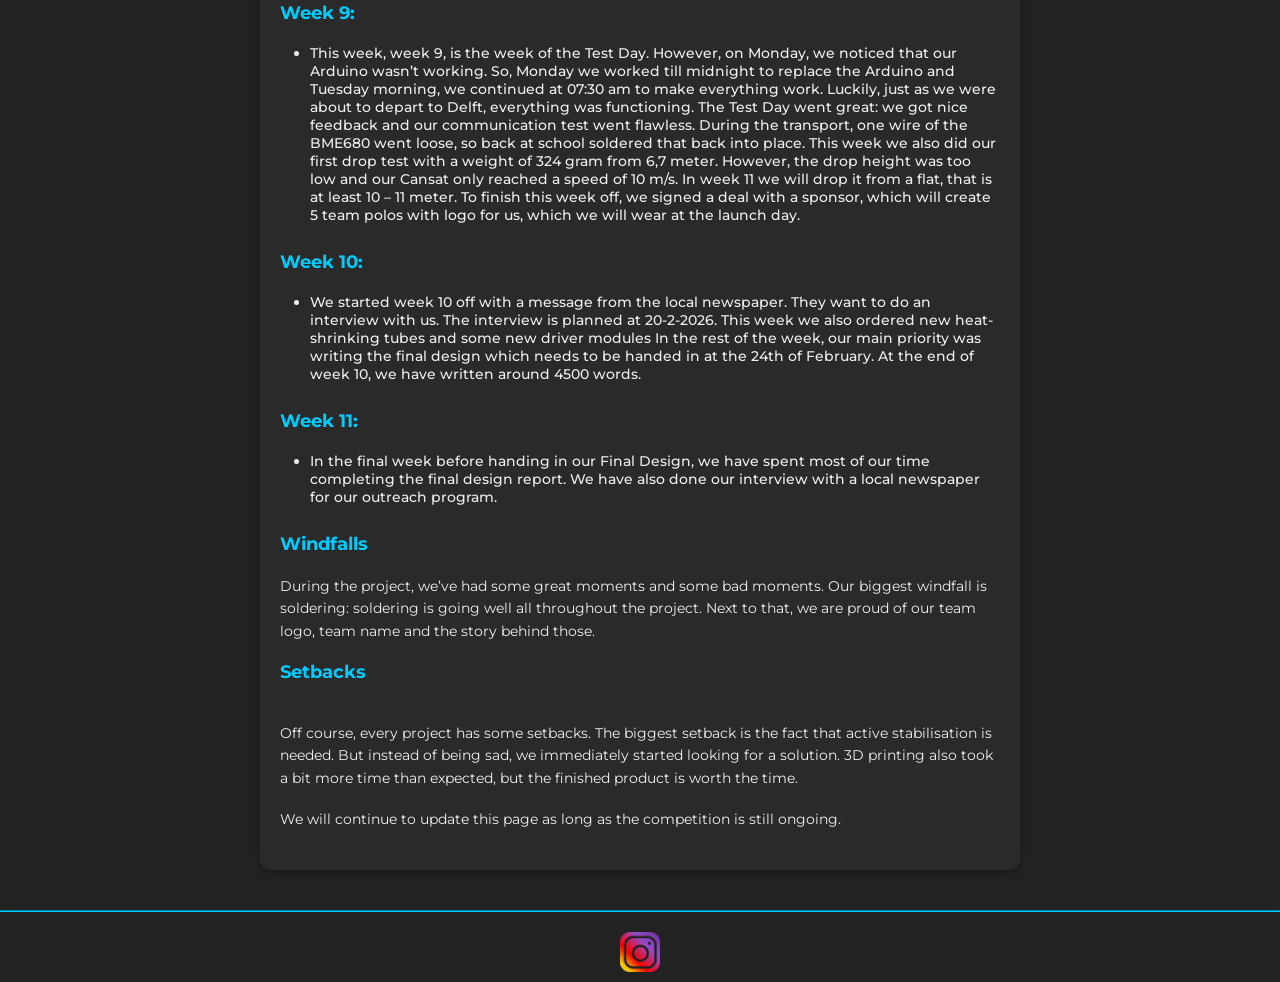
<file: ourProgress.html>
<!DOCTYPE html>
<html lang="en">

<head>
    <meta charset="UTF-8">
    <meta name="viewport" content="width=device-width, initial-scale=1.0">
    <link rel="icon" type="image/x-icon" href="VoyTechLogo.png">
    <link rel="stylesheet" href="styles.css">
    <title>Progress</title>
</head>

<body>
    <header>

        <img class="logo1" src="VoyTechLogo.png" alt="logo" style="width:150px;height:150px;">

        <nav>
            <h1 class="naam">Team Voytech</h1>
            <ul class="nav__links">

                <li class="NavBarLi"><a class="NavBarA active" href="index.html">Home</a></li>
                <li class="NavBarLi"><a class="NavBarA" href="CansatCompetition.html">Cansat Competition</a></li>
                <li class="NavBarLi"><a class="NavBarA" href="OurProgress.html">Progress</a></li>
                <li class="NavBarLi"><a class="NavBarA" href="Design.html">Design</a></li>
                <li class="NavBarLi"><a class="NavBarA" href="AboutUs.html">About us</a></li>
            </ul>
        </nav>
        <img class="logo2" src="bertrand.png" alt="logo" style="width:300px;height: 100px;">

    </header>
    <div>

        <main class="main-box-full">
            <div class="box">
                <h2>Our Progression</h2>
                <p> At the end of every week, we wrote a short summary of what we achieved in that week. Here below you can find the progression we made per week. </p>
                <br>
                <h3>Week 1:</h3>
                <ul class="list">
                    <li>In the first week, the week in which we received the Cansat kit, we immediately started testing the material we received. We also tested and programmed the Arduino. We started with our design, one of the most important parts of the whole project: we’ve made our first sketch on paper and brainstormed about the division of parts. For the soldering, our solderer practised on some test parts and wires, in preparation for our real components that needs to be soldered. For our planning and regulation, we have made a letter for the sponsors which will be sent out later in the project, created an Instagram account, began tracking our expenses. </li>
                </ul>
                <br>
                <h3>Week 2:</h3>
                <ul class="list">
                    <li>To start our second week off, the programmer has tested the BME680 which can measure a lot! Next to that, we’ve worked really hard on the radio (wireless) communication between 2 Arduinos. Next, our Fusion360 license got accepted, which means we can start with the online designing, so we made a little start with that.  In order to work with the BME680, it needed to be soldered, which went great first try. This week, we started with tracking our weekly progress and inventoried with compartments we will be adding and how much these approximately cost.  </li>
                </ul>
                <br>
                <h3>Week 3:</h3>
                <ul class="list">
                    <li>In the beginning of week 3 we’re still working on radio communication. Our antenna wasn’t working properly. We focussed on some small technical compartments, like the gyroscope. We brainstormed about, the weight, size, diameter and material of the total Cansat. We sketched our design on a whiteboard, and we are making significant progress with our online design. Plus, we’ve got a 3d printer to our use. And finally, we inventoried in important parts in group form, and we managed to make the radio communication work: We’ve tested it on a small distance (150 meter), with buildings in between.</li>
                </ul>
                <br>
                <h3>Weeks 4 and 5:</h3>
                <ul class="list">
                    <li> In week 4 and 5 we had Christmas break, so we could not enter the school. Luckily we could do some testing on parts at home, we could work a bit on the 3D design and we could work on our website. The layout of the website is complete, we just need the text and content. In these weeks, we also ordered 2 parts: a motor for the gyroscope and a regulator for the motor. </li>
                </ul>
                <br>
                <h3>Week 6:</h3>
                <ul class="list">
                    <li>In week 6, our school opened again, so we could go to our workplace again. To start the week off, we soldered 2 individual parts and we soldered the battery, so that it can power the motor and the rest of our components.  The motor for the gyroscopic disk is running and is capable of spinning a foam block!! In this week, we also started on the progress report, which needs to be handed in 21 of January. </li>
                </ul>
                <br>
                <h3>Week 7:</h3>
                <ul class="list">
                    <li> In week 7, the progress report needed to be handed in, so primarily our focus was on writing the progress report. Next to the report, we 3D-printed the first 2 prototypes of the outer shell of our CanSat. We also made a start with the parachute: the calculations are done; the size and shape are cut out of ripstop nylon and the holes for the ropes are sewed onto the parachute. In week 7 we also ordered a new Antenna. This antenna is a bit big, but it will replace the radio. </li>
                </ul>
                <br>
                <h3>Week 8:</h3>
                <ul class="list">
                    <li>In week 8, we worked on perfecting the design. We looked for a suitable master switch, and we tested all the compartments together, before we put them in the Cansat (probably in week 9). Our latest design is also printed and so far, all parts fit quite well. Week 8 was also a big week for the parachute. We added extra layer of fabric on the edges, for more stability and the parachute is attached to the hook that we will use. This hook only needs to be attached to the Cansat itself and then ‘’project parachute’’ is done.  </li>
                </ul>
                <br>
                <h3>Week 9:</h3>
                <ul class="list">
                    <li>This week, week 9, is the week of the Test Day. However, on Monday, we noticed that our Arduino wasn’t working.  So, Monday we worked 
                        till midnight to replace the Arduino and Tuesday morning, we continued at 07:30 am to make everything work. Luckily, just as we were about to depart to Delft, everything was functioning. The Test Day went great: we got nice feedback and our communication test went flawless. During the transport, one wire of the BME680 went loose, so back at school soldered that back into place. This week we also did our first drop test with a weight of 324 gram from 6,7 meter. However, the drop height was too low and our Cansat only reached a speed of 10 m/s. In week 11 we will drop it from a flat, that is at least 10 – 11 meter.
                        To finish this week off, we signed a deal with a sponsor, which will create 5 team polos with logo for us, which we will wear at the launch day.  </li>
                </ul>
                <br>
                <h3>Week 10:</h3>
                <ul class="list">
                    <li>We started week 10 off with a message from the local newspaper. They want to do an interview with us. The interview is planned at 20-2-2026. This week we also ordered new heat-shrinking tubes and some new driver modules In the rest of the week, our main priority was writing the final design which needs to be handed in at the 24th of February. At the end of week 10, we have written around 4500 words. </li>
                </ul>
                <br>
                <h3>Week 11:</h3>
                <ul class="list">
                    <li>In the final week before handing in our Final Design, we have spent most of our time completing the final design report. We have also done our interview with a local newspaper for our outreach program.</li>
                </ul>
                <br>
                <h3>Windfalls</h3>
                <p>During the project, we’ve had some great moments and some bad moments. Our biggest windfall is soldering: soldering is going well all throughout the project. Next to that, we are proud of our team logo, team name and the story behind those. </p>
                <br>
                <h3>Setbacks</h3>
                <br>        
                <p>Off course, every project has some setbacks. The biggest setback is the fact that active stabilisation is needed. But instead of being sad, we immediately started looking for a solution. 3D printing also took a bit more time than expected, but the finished product is worth the time.</p>
                <br>
                <p>We will continue to update this page as long as the competition is still ongoing.</p>
                <br>
                
            </div>

        </main>
    </div>
    <hr class="hr">
    

    <footer>
        
        <a href="https://www.instagram.com/VoyTech.Cansat" target="_blank">
            <img src="InstagramLogo.png" alt="Instagram" class="instagram_logo">
        </a>
    </footer>

</body>


</html>
</file>
<file: styles.css>
@import url("https://fonts.googleapis.com/css?family=Montserrat:500");

* {
    box-sizing: border-box;
    margin:0;
    padding:0;
    background-color: transparent;
}

body {
    background: rgb(34, 34, 34);
    font-family: "Montserrat", sans-serif;
}

li, a, button {
    font-family: "Montserrat", sans-serif;
    font-weight: 500;
    font-size: 16px;
    color: #edf0f1;
    text-decoration: none;
}

header {
    background-image: linear-gradient(to bottom, #0099b3 0%, rgb(34, 34, 34) 100%);
    display: flex;
    justify-content: space-between;
    align-items: center;
    padding: 10px;
    position: sticky;
    top: 0;
    z-index: 1000;
    flex-wrap: wrap;
} 

.logo1 {
    cursor: pointer;
    width: 80px;
    height: 80px;
}

.logo2 {
    cursor: pointer;
    width: 150px;
    height: 50px;
}

nav {
    flex: 1;
    display: flex;
    flex-direction: column;
    align-items: center;
}

.naam {
    padding: 10px;
    display: flex;
    justify-content: center;
    color: #edf0f1;
    font-size: 24px;
    margin: 0;
}

.nav__links {
    list-style: none;
    padding: 0;
    display: flex;
    flex-wrap: wrap;
    justify-content: center;
}

.nav__links li {
    display: inline-block;
    padding: 10px 15px;
}

.nav__links li a {
    transition: all 0.3s ease 0s;
}

.nav__links li a:hover {
    color: #0088a9;
}

button {
    padding: 9px 25px;
    background-color: rgba(0,136,169,1);
    border: none;
    border-radius: 50px;
    cursor: pointer;
    transition: all 0.3s ease 0s;
}

button:hover {
    background-color: rgba(0,136,169,0.8);
}

.page-container {
    display: grid;
    grid-template-columns: 300px 1fr 300px;
    gap: 30px;
    max-width: 1600px;
    margin: 40px auto;
    padding: 0px 20px;
}

.box {
    background-color: #2a2a2a;
    border-radius: 10px;
    padding: 20px;
    box-shadow: 0 2px 10px rgba(0, 0, 0, 0.3);
}

.box h2 {
    color: #00ccff;
    font-size: 20px;
    margin-bottom: 15px;
    border-bottom: 2px solid #00ccff;
    padding-bottom: 10px;
    background-color: transparent;
}

.box h3 {
    color: #00ccff;
    font-size: 18px;
    margin-bottom: 15px;
    padding-bottom: 5px;
    background-color: transparent;
}

.box p {
    color: #edf0f1;
    line-height: 1.6;
    font-size: 14px;
    background-color: transparent;
}

.update-box {
    background-color: rgba(23, 23, 23, 0.664);
    color: white;
    margin-bottom: 20px;
    border-left: 3px solid #00ccff;
    border-radius: 10px;
    padding: 10px;
}

.update-box h6 {
    color: rgba(153, 153, 153, 0.8);
    padding-left: 5px;
}

.update-box p {
    font-size: 13px;
    font-weight: normal;
    padding-left: 5px;
}

.tl-progress {
    margin-bottom: 20px;
    padding-left: 20px;
    border-left: 2px solid #444;
    position: relative;
    background-color: transparent;
}

.tl-progress::before {
    content: "";
    position: absolute;
    left: -6px;
    top: 5px;
    width: 10px;
    height: 10px;
    border-radius: 50%;
    background-color: #00ccff;
}

.tl-complete::before {
    content: "";
    position: absolute;
    left: -6px;
    top: 5px;
    width: 10px;
    height: 10px;
    border-radius: 50%;
    background-color: #00ff88;
}

.tl-phase {
    color:#00ccff;
    font-size: 14px;
    font-weight: 600;
    margin-bottom: 5px;
    background-color: transparent;
}

.tl-complete {
    margin-bottom: 20px;
    padding-left: 20px;
    border-left: 2px solid #444;
    position: relative;
    background-color: transparent;
}

.tl-complete .tl-phase {
    color: #00ff88;
}

.tl-status {
    color: #aaa;
    font-size: 12px;
    background-color: transparent;
}

.main-box-full {
    display: grid;
    grid-template-columns: 1fr;
    max-width: 800px;
    margin: 40px auto;
    padding: 0px 20px;
}

.footer_ul {
    display: grid;
    justify-content: center;
    align-content: space-between;
    color: white;
}

.footer_ul li {
    padding-bottom: 5px;
}

.footer_ul li a {
    transition: all 0.3s ease 0s;
}

.footer_ul li a:hover {
    color: #0088a9;
}

.footer_text {
    text-align: center;
    color: white;
    padding: 10px;
}

.instagram_logo {
    width: 40px;
    height: 40px;
    transition: transform 0.3s ease, opacity 0.3s ease;
    cursor: pointer;
    display: block;
    margin: 10px auto;
}

.instagram_logo:hover {
    transform: scale(1.1);
    opacity: 0.8;
}

.hr {
    border-color: #00ccff;
    margin: 20px 0;
}

.list {
    padding-left: 30px;
}

.list li {
    font-size: 14px;
    margin-bottom: 8px;
}

.pictures {
    text-align: center;
    padding: 20px;
}

.pictures img {
    max-width: 100%;
    height: auto;
}

/* MOBILE RESPONSIVE STYLES */

/* Tablets and smaller (below 1024px) */
@media screen and (max-width: 1024px) {
    .page-container {
        grid-template-columns: 250px 1fr 250px;
        gap: 20px;
        margin: 20px auto;
    }
    
    .logo1 {
        width: 70px;
        height: 70px;
    }
    
    .logo2 {
        width: 120px;
        height: 40px;
    }
    
    .naam {
        font-size: 20px;
    }
    
    .nav__links li {
        padding: 8px 12px;
    }
    
    .nav__links li a {
        font-size: 14px;
    }
}

/* Mobile devices (below 768px) */
@media screen and (max-width: 768px) {
    header {
        flex-direction: column;
        padding: 15px 10px;
    }
    
    .logo1, .logo2 {
        display: none;
    }
    
    .naam {
        font-size: 22px;
        margin: 10px 0;
    }
    
    .nav__links {
        width: 100%;
    }
    
    .nav__links li {
        padding: 8px 10px;
    }
    
    .nav__links li a {
        font-size: 13px;
    }
    
    /* Stack the grid into single column */
    .page-container {
        grid-template-columns: 1fr;
        gap: 20px;
        margin: 20px auto;
        padding: 0 15px;
    }
    
    /* Reorder sections for mobile */
    .sidebar_left {
        order: 2;
    }
    
    .main-box {
        order: 1;
    }
    
    .sidebar_right {
        order: 3;
    }
    
    .box {
        padding: 15px;
    }
    
    .box h2 {
        font-size: 18px;
    }
    
    .box h3 {
        font-size: 16px;
    }
    
    .box p {
        font-size: 13px;
    }
    
    .list {
        padding-left: 25px;
    }
    
    .list li {
        font-size: 13px;
    }
}

/* Small mobile devices (below 480px) */
@media screen and (max-width: 480px) {
    .naam {
        font-size: 18px;
    }
    
    .nav__links li {
        padding: 6px 8px;
    }
    
    .nav__links li a {
        font-size: 12px;
    }
    
    .page-container {
        padding: 0 10px;
        margin: 15px auto;
    }
    
    .box {
        padding: 12px;
    }
    
    .box h2 {
        font-size: 16px;
    }
    
    .box h3 {
        font-size: 15px;
    }
    
    .box p {
        font-size: 12px;
    }
    
    .update-box p {
        font-size: 12px;
    }
    
    .instagram_logo {
        width: 35px;
        height: 35px;
    }
}
</file>
